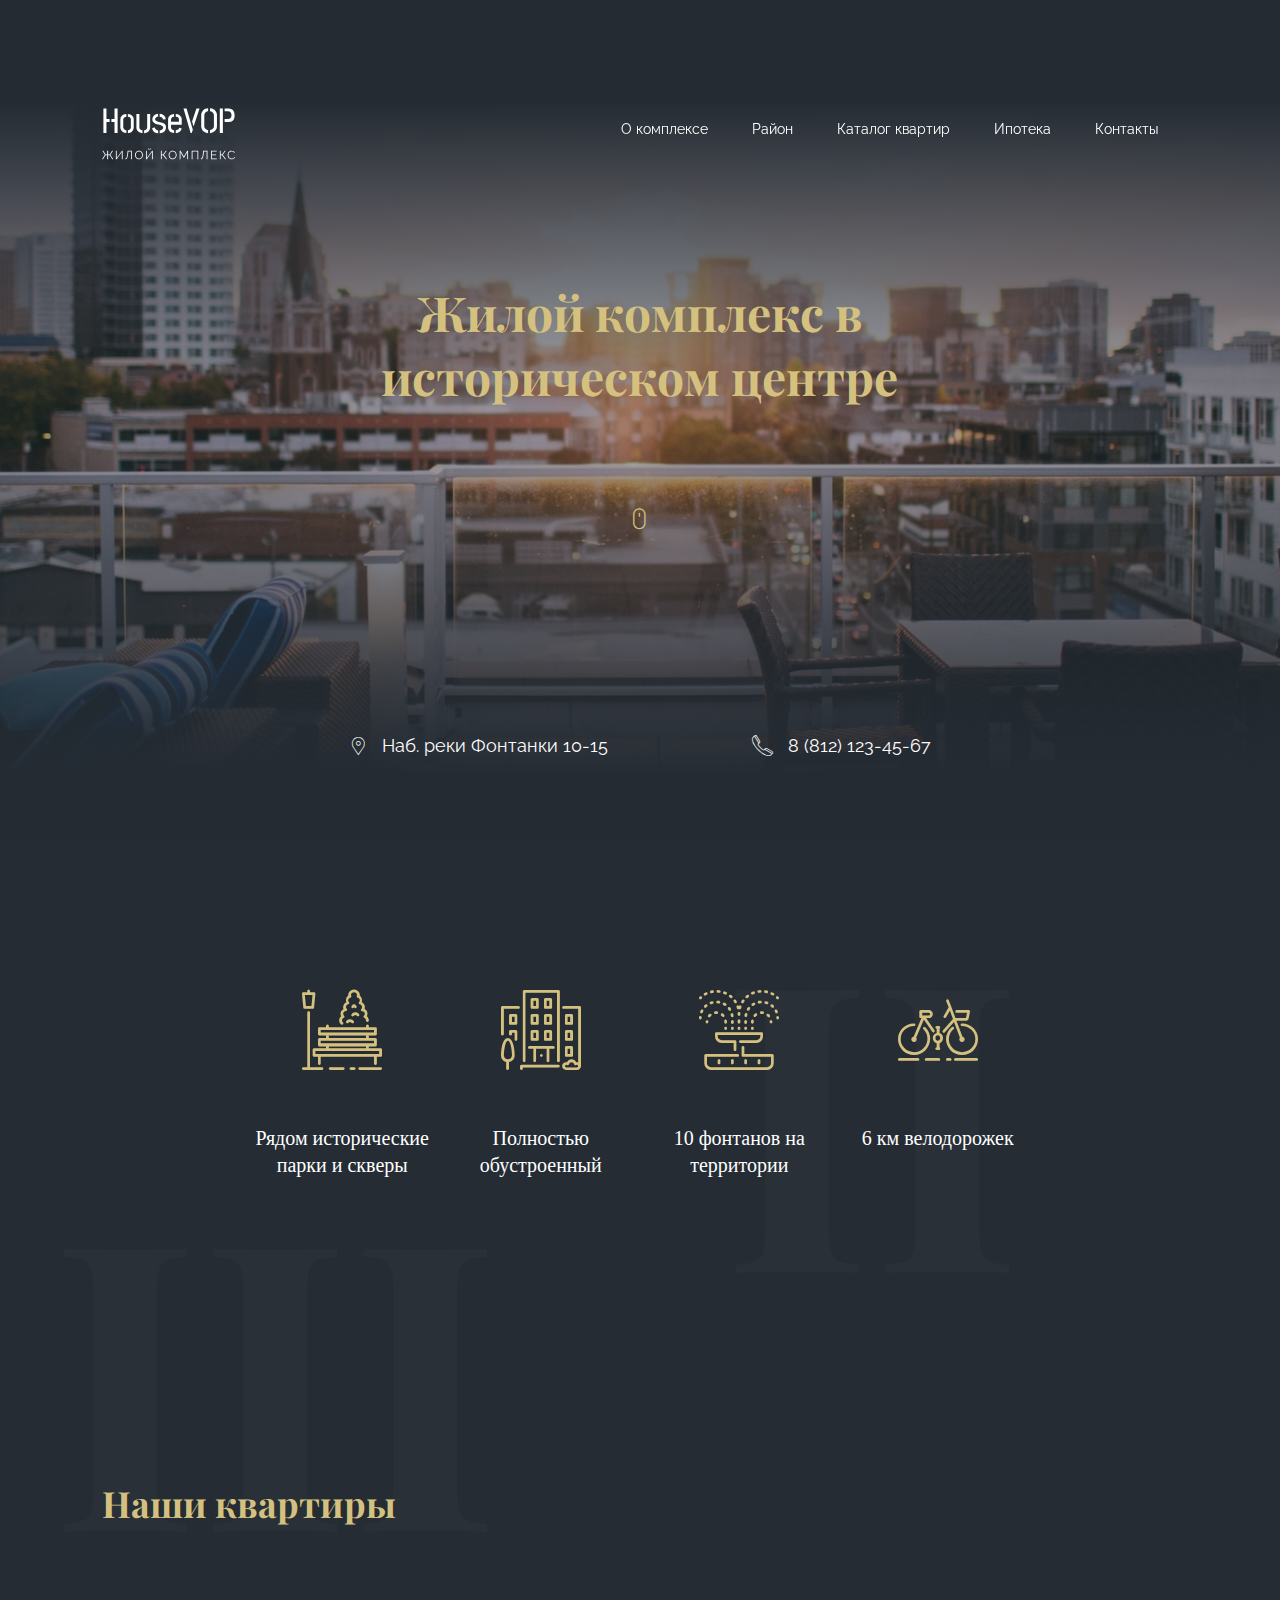
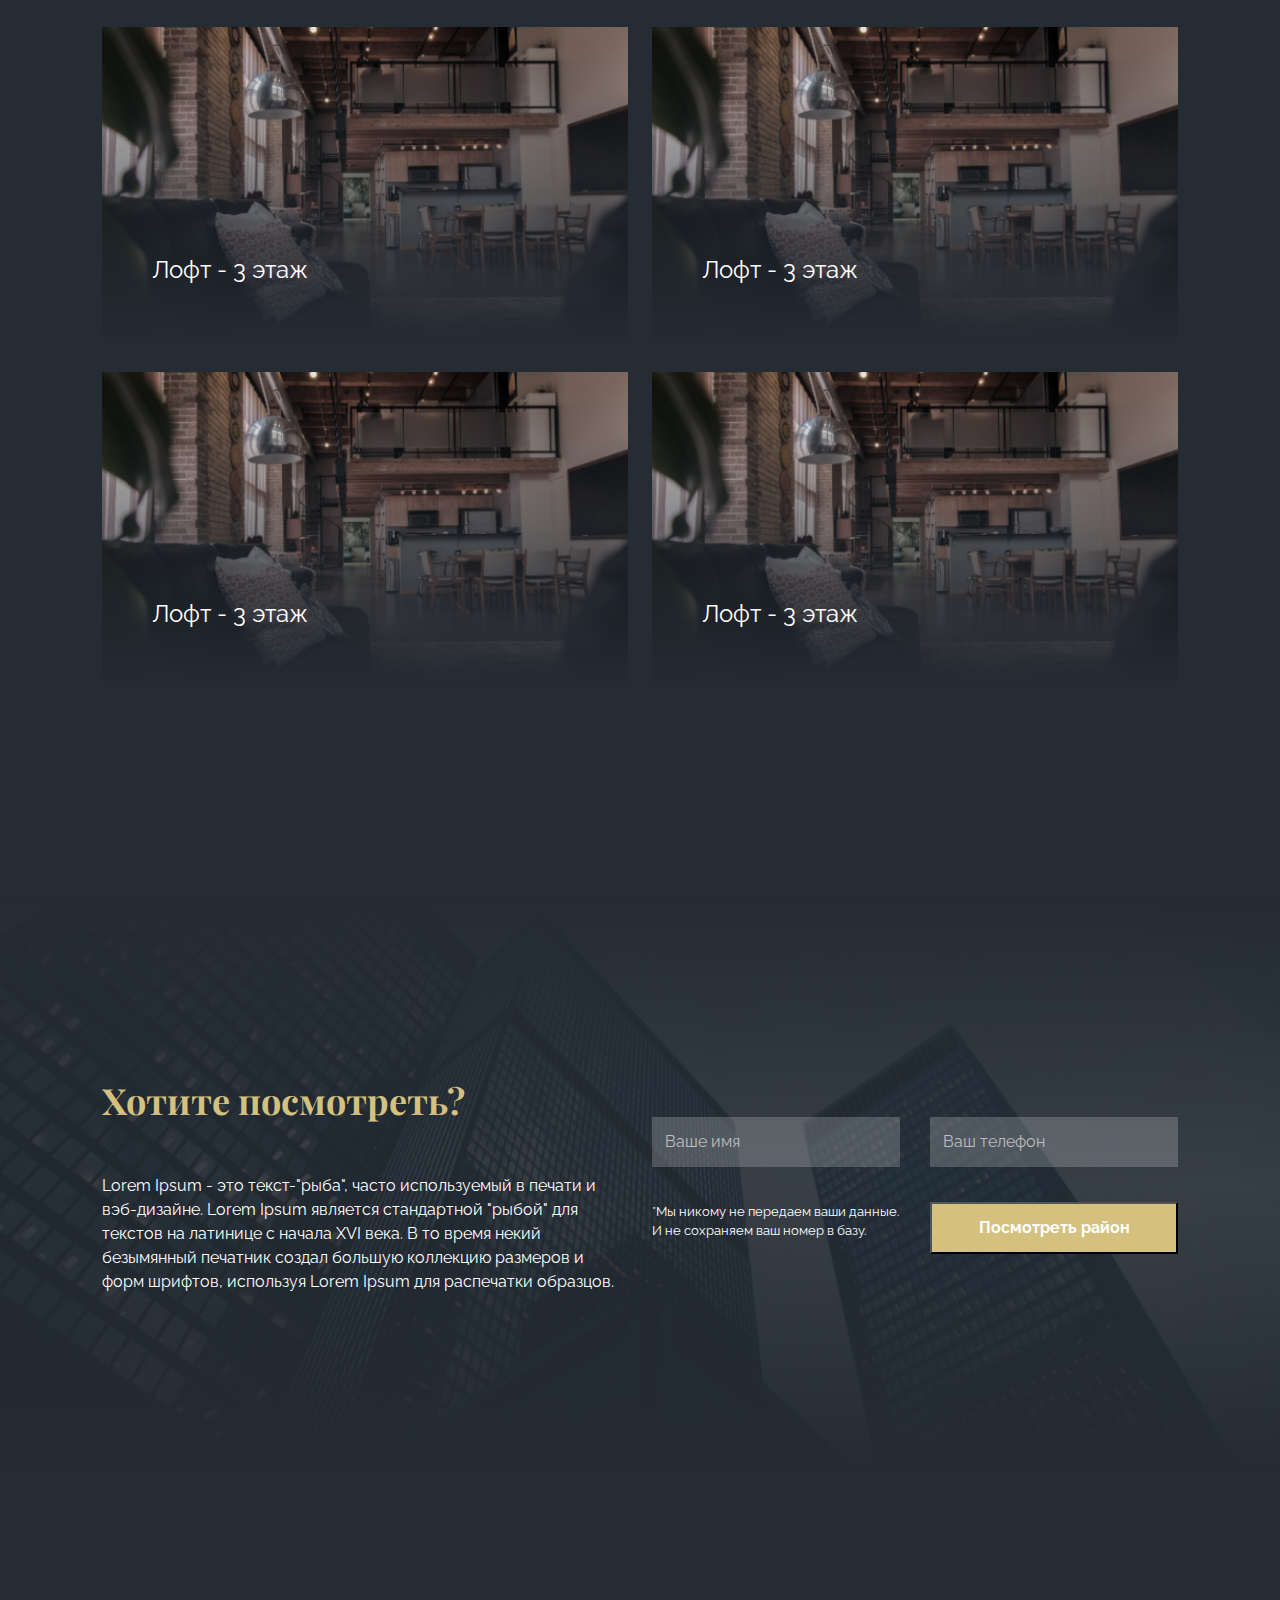
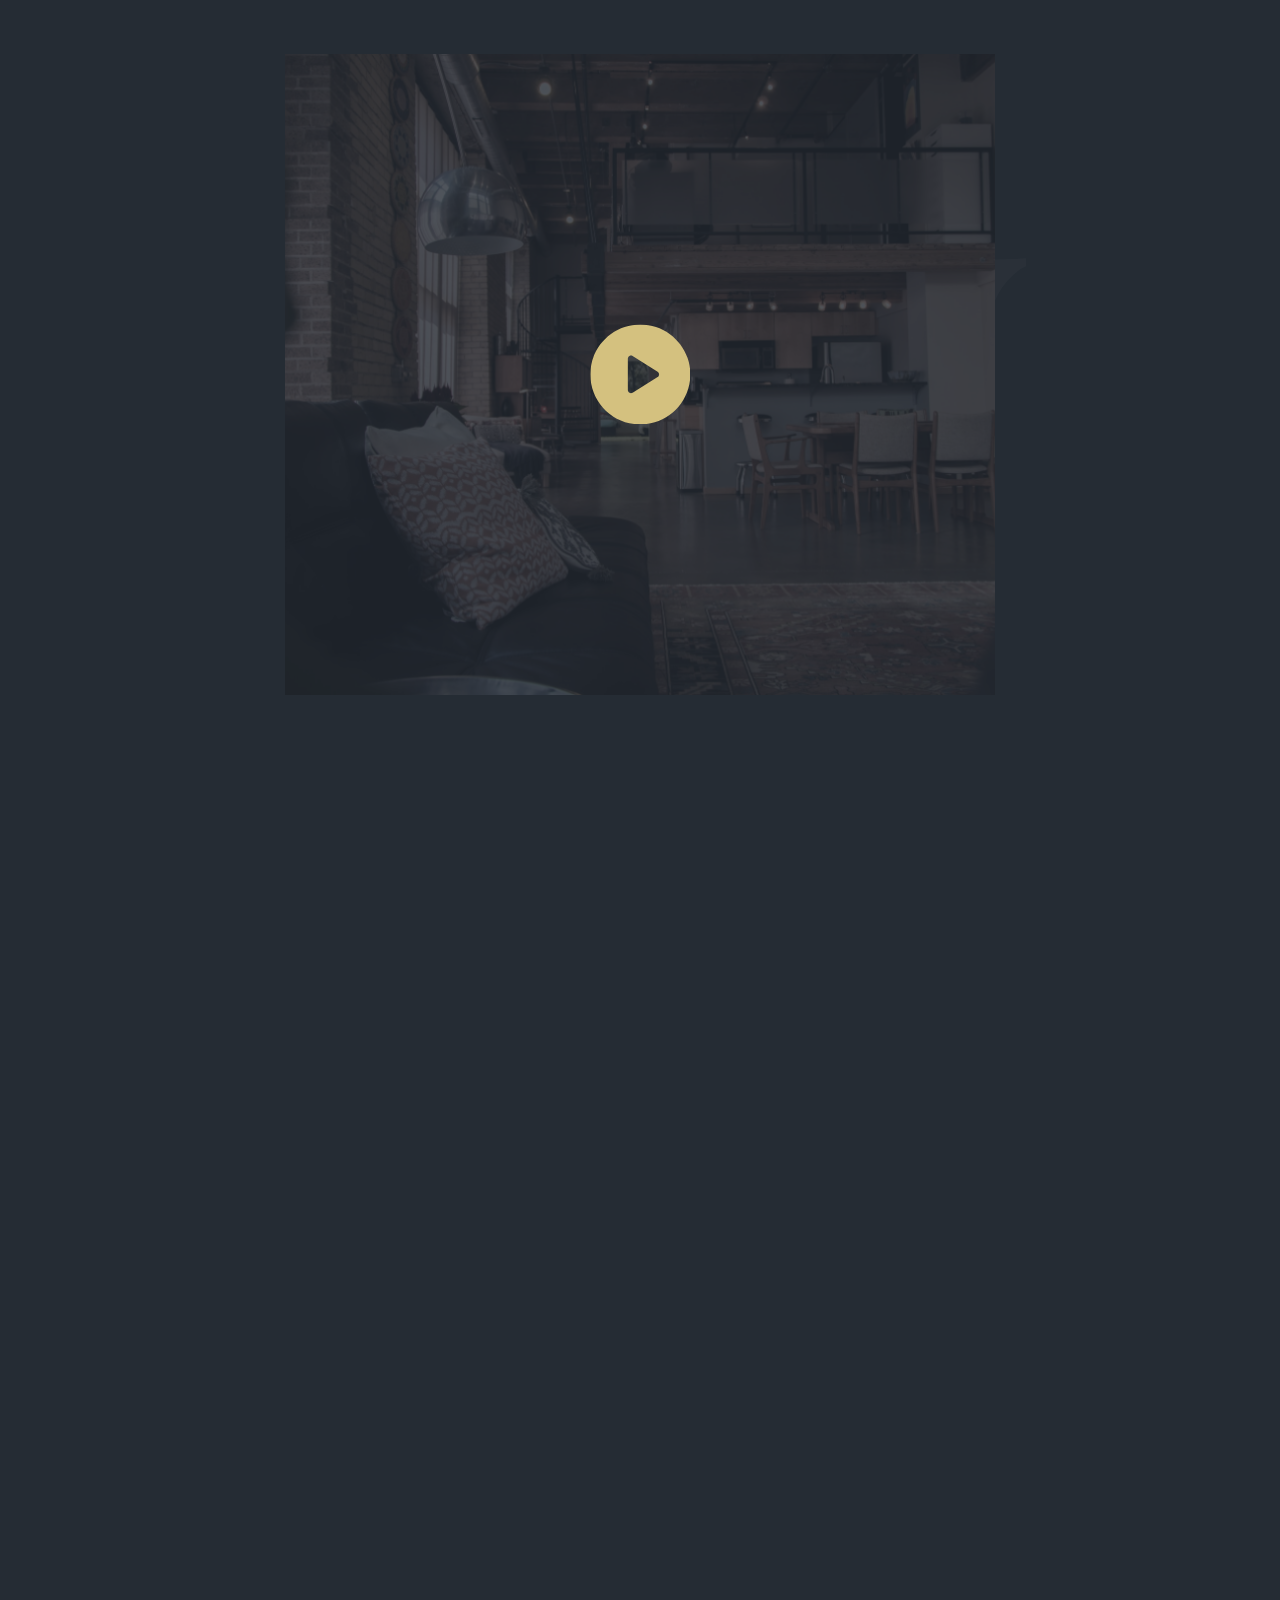
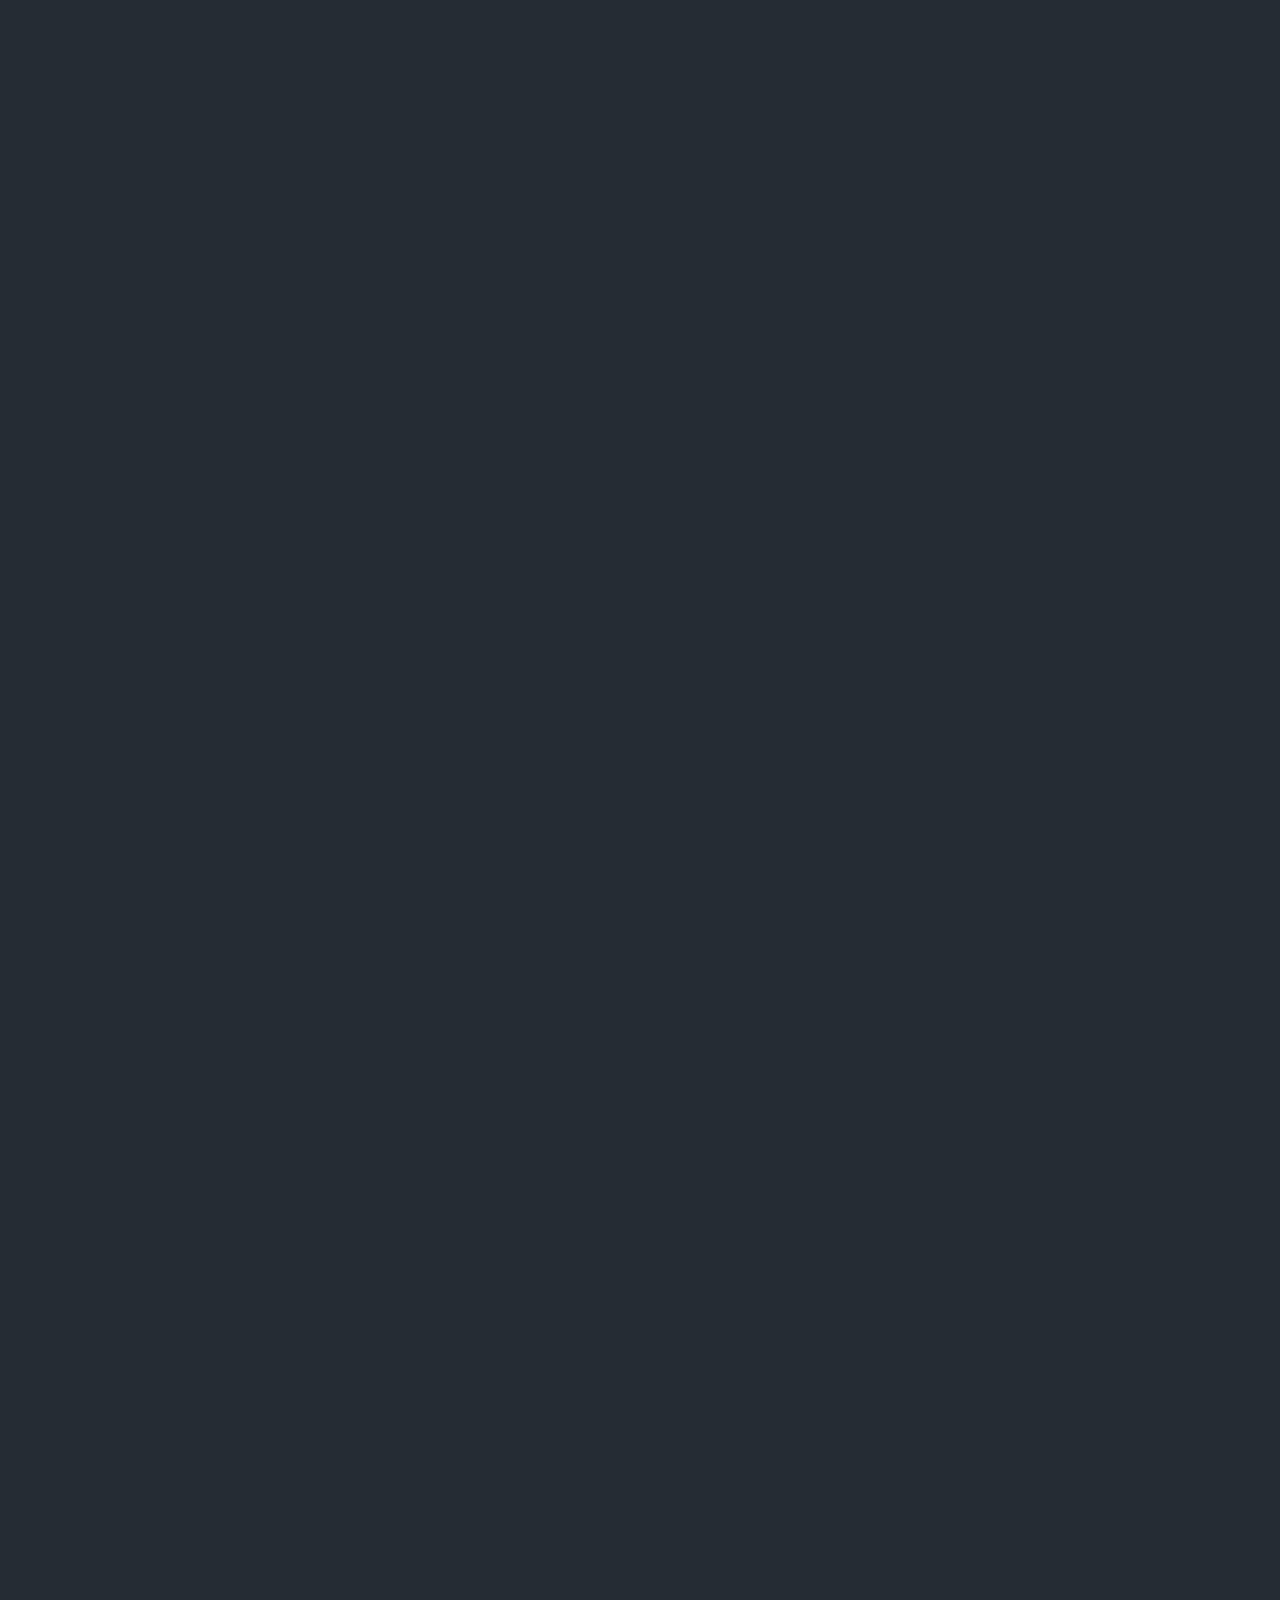
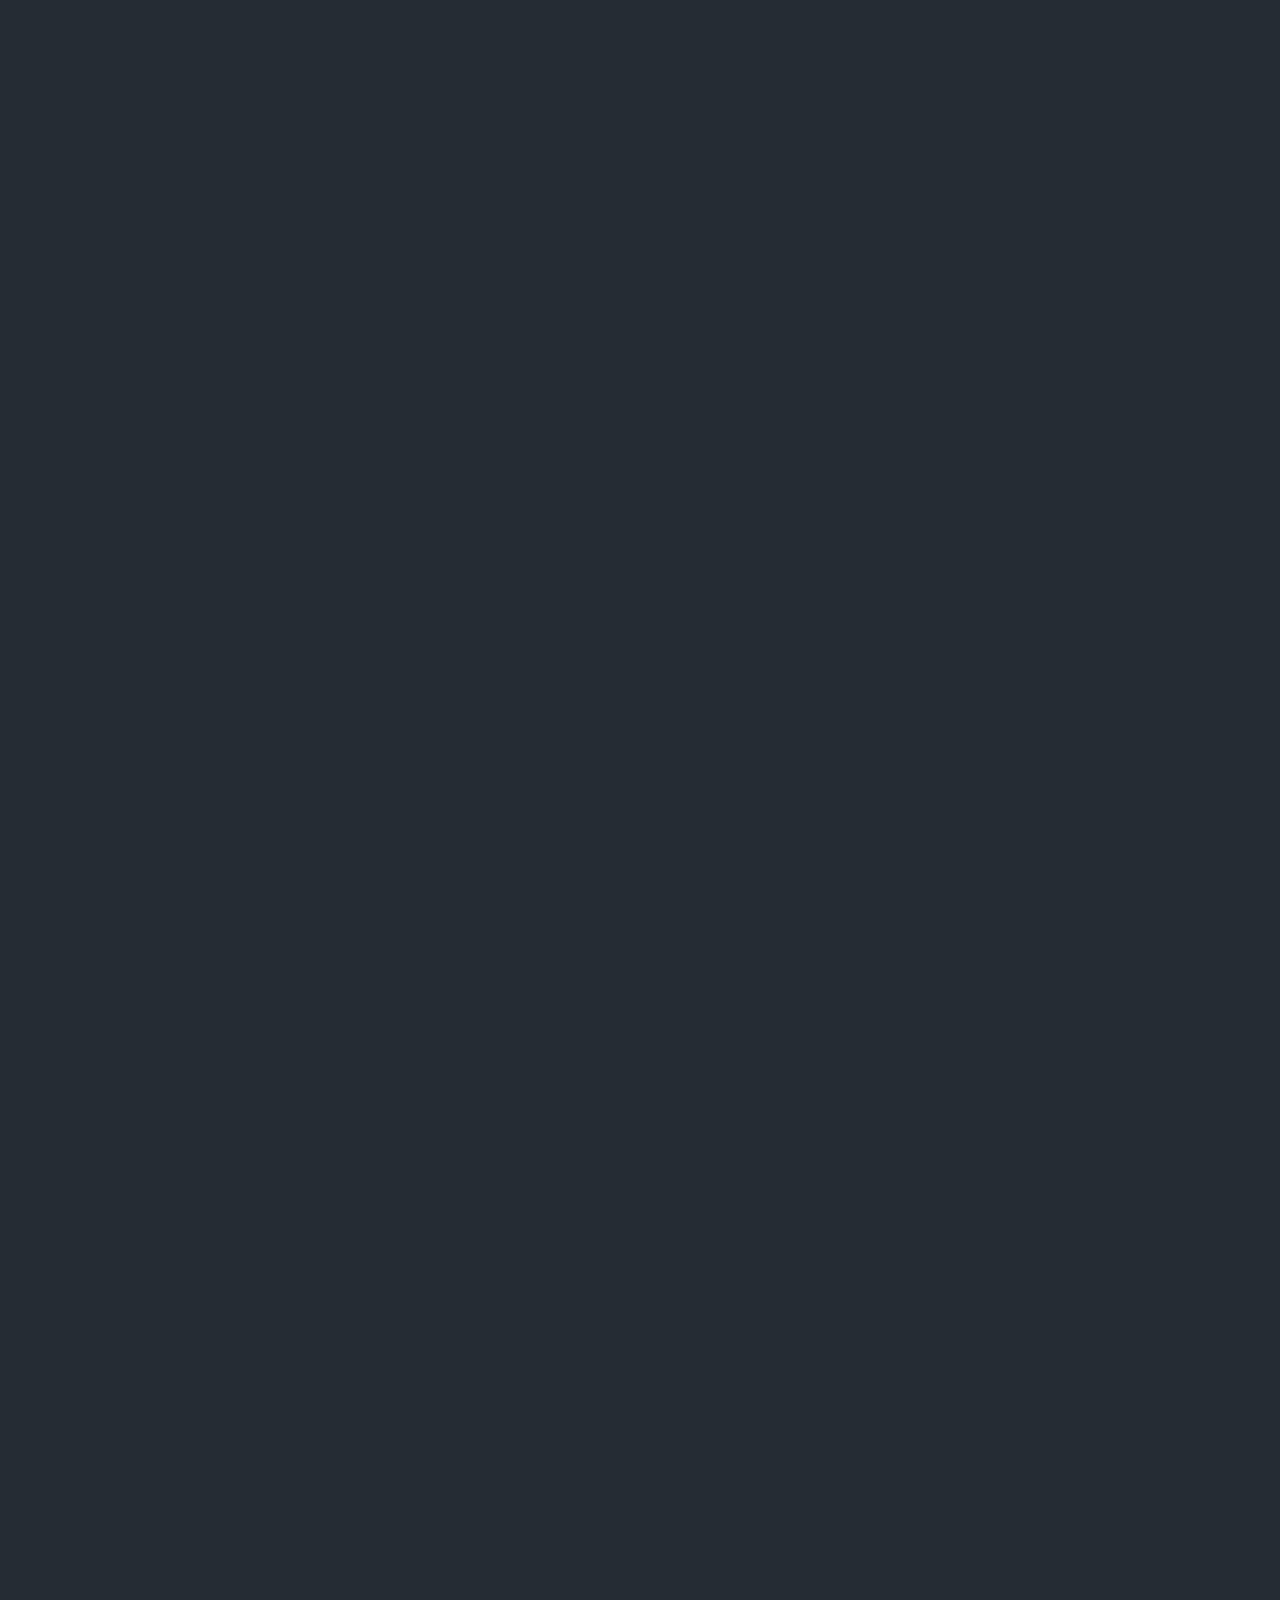
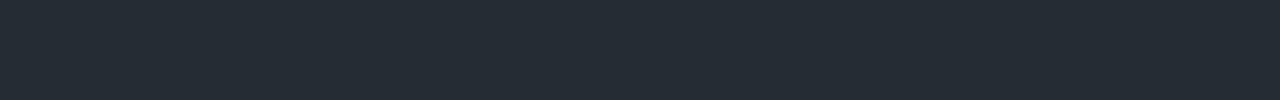
<file: index.html>
<!DOCTYPE html>
<html lang="en">
<head>
    <meta charset="UTF-8">
    <meta name="viewport" content="width=device-width, initial-scale=1.0">
    <title>House</title>
<link rel="preconnect" href="https://fonts.googleapis.com">
<link rel="preconnect" href="https://fonts.gstatic.com" crossorigin>
<link href="https://fonts.googleapis.com/css2?family=Great+Vibes&family=Outfit:wght@700&family=Philosopher:ital,wght@0,400;0,700;1,400;1,700&family=Playfair+Display:ital,wght@0,400..900;1,400..900&family=Raleway:ital,wght@0,100..900;1,100..900&family=Roboto+Flex:opsz,wght@8..144,100..1000&family=Roboto:ital,wght@0,100;0,300;0,400;0,500;0,700;0,900;1,100;1,300;1,400;1,500;1,700;1,900&display=swap" rel="stylesheet">
<link href="./css/styles.css" rel="stylesheet">
</head>
<body>
    <nav class="navbar">
         <div class="container">
<a href="#" class="navbar__brand">
    <img src="./img/first-screen__logo (1).svg" alt="logotip"/>
</a>
<ul class="navbar__link">
    <li>
        <a href="#" class="navbar__link-menu">О комплексе</a>
    </li>
    <li>
        <a href="#" class="navbar__link-menu">Район</a>
    </li>
    <li>
        <a href="#" class="navbar__link-menu">Каталог квартир</a>
    </li>
    <li>
        <a href="#" class="navbar__link-menu">Ипотека</a>
    </li>
    <li>
        <a href="#" class="navbar__link-menu">Контакты</a>
    </li>
</ul>
        </div>
    </nav>
   <header id="welcom" class="header" style="background-image: url(./img/Rectangle.jpeg);">
    <div class="container">
        <div class="row"></div>
        <div class="col-lg-8 offset-lg-2">
            <div class="header__content">
              
                <h1>Жилой комплекс 
в историческом центре</h1> 
<div class="header__botton-effect">
    <span class="icon-mouse"></span>
</div>

 <div class="header__contact">
    <a href="#" class="header__contact-item">
        <span class="icon-map"></span>
     <span>Наб. реки Фонтанки 10-15</span>  
    </a>
    <a href="tel: 88121234567" class="header__contact-item">
        <span class="icon-phone-call"></span>
     <span>8 (812) 123-45-67</span>  
    </a>
 </div>
            </div>
        </div>

    </div>
   </header>
   <section id="facts" class="section">
    <div class="container">
        <div class="col-12">
            <div class="facts">
                <div class="facts__item">
                    <i class="facts__item-icon icon-bench1"></i>
                    <h6 class="facts__item-title ">Рядом исторические парки и скверы</h6>
                    </div>
                     <div class="facts__item">
                    <i class="facts__item-icon icon-building1"></i>
                    <h6 class="facts__item-title">Полнoстью обустроенный</h6>
                    </div>
                     <div class="facts__item">
                    <i class="facts__item-icon  icon-fountain"></i>
                    <h6 class="facts__item-title">10 
                    фонтанов на территории</h6>
                  </div>
                  <div class="facts__item">
                    <i class="facts__item-icon icon-bicycle1"></i>
                <h6 class="facts__item-title">6 км
велодорожек</h6>
                  </div>
                

            </div>
        </div>
    </div>
    <div class="section-number">
      II  
    </div>
   </section>
<section id="our-room" class="section">
    <div class="container">
        <div class="row">
            <div class="col-12">
                <h2 class="section__title">Наши квартиры</h2>
            </div>
            <div class="col-md-6">
                <a href="#" class="link-none">
                <div class="room">
                    <img src="./img/Rectangle.png" alt="" class="room__photo">
                <h5 class="room__title">Лофт - 3 этаж</h5>
                </div>
                </a>
            </div>
            <div class="col-md-6">
                 <a href="#" class="link-none">
                <div class="room">
                    <img src="./img/Rectangle.png" alt="" class="room-photo">
                <h5 class="room__title">Лофт - 3 этаж</h5>
                </div>
                </a>
            </div>
            <div class="col-md-6">
                 <a href="#" class="link-none">
                <div class="room">
                    <img src="./img/Rectangle.png" alt="" class="room-photo">
                <h5 class="room__title">Лофт - 3 этаж</h5>
                </div>
                </a>
            </div>
            <div class="col-md-6">
                 <a href="#" class="link-none">
                <div class="room">
                    <img src="./img/Rectangle.png" alt="" class="room-photo">
                <h5 class="room__title">Лофт - 3 этаж</h5>
                </div>
                </a>
            </div>
        </div>
    </div>
    <div class="section-number three">
      III  
    </div>
</section>
<section id="cta" class="section" style="background-image: url(img/Rectangle1.jpeg);">
    <div class="container">
        <div class="row posit align-items-center">
<div class="col-md-6">
    <h2>Хотите посмотреть?</h2>
    <p>Lorem Ipsum - это текст-"рыба", часто используемый в печати и вэб-дизайне. Lorem Ipsum является стандартной "рыбой" для текстов на латинице с начала XVI века. В то время некий безымянный печатник создал большую коллекцию размеров и форм шрифтов, используя Lorem Ipsum для распечатки образцов. </p>
</div>
<div class="col-md-6">
<form action="#" method="post">
    <div class="form">
    <div class="form__item">
        <input class="form-control" type="text" placeholder="Ваше имя">
    </div>
    <div class="form__item">
        <input class="form-control" type="text" placeholder="Ваш телефон">
    </div>
    <div class="form__item mb-0">
        <span class="fz13 d-block text-center">*Мы никому не передаем ваши данные. 
И не сохраняем ваш номер в базу.</span>
    </div>
    
    <div class="form__item mb-0">
        <button class="btn btn-accent">Посмотреть район</button>
        
    </div>
    </div>
</form>
</div>
        </div>
    </div>
</section>
<section id="video" class="section">
    <div class="container">
        <div class="row">
            <div class="col-md-8 offset-md-2">
                <a href="#" id="" class="link_unstyled">
                <div class="video">
                    <img src="./img/Rectangle 2.png" alt="" class="video-preveiw">
                </div>
                </a>
            </div>
        </div>
    </div>
    <div class="section-number section-number_middle">
      IV  
    </div>
</section>
</body>
</html>
</file>
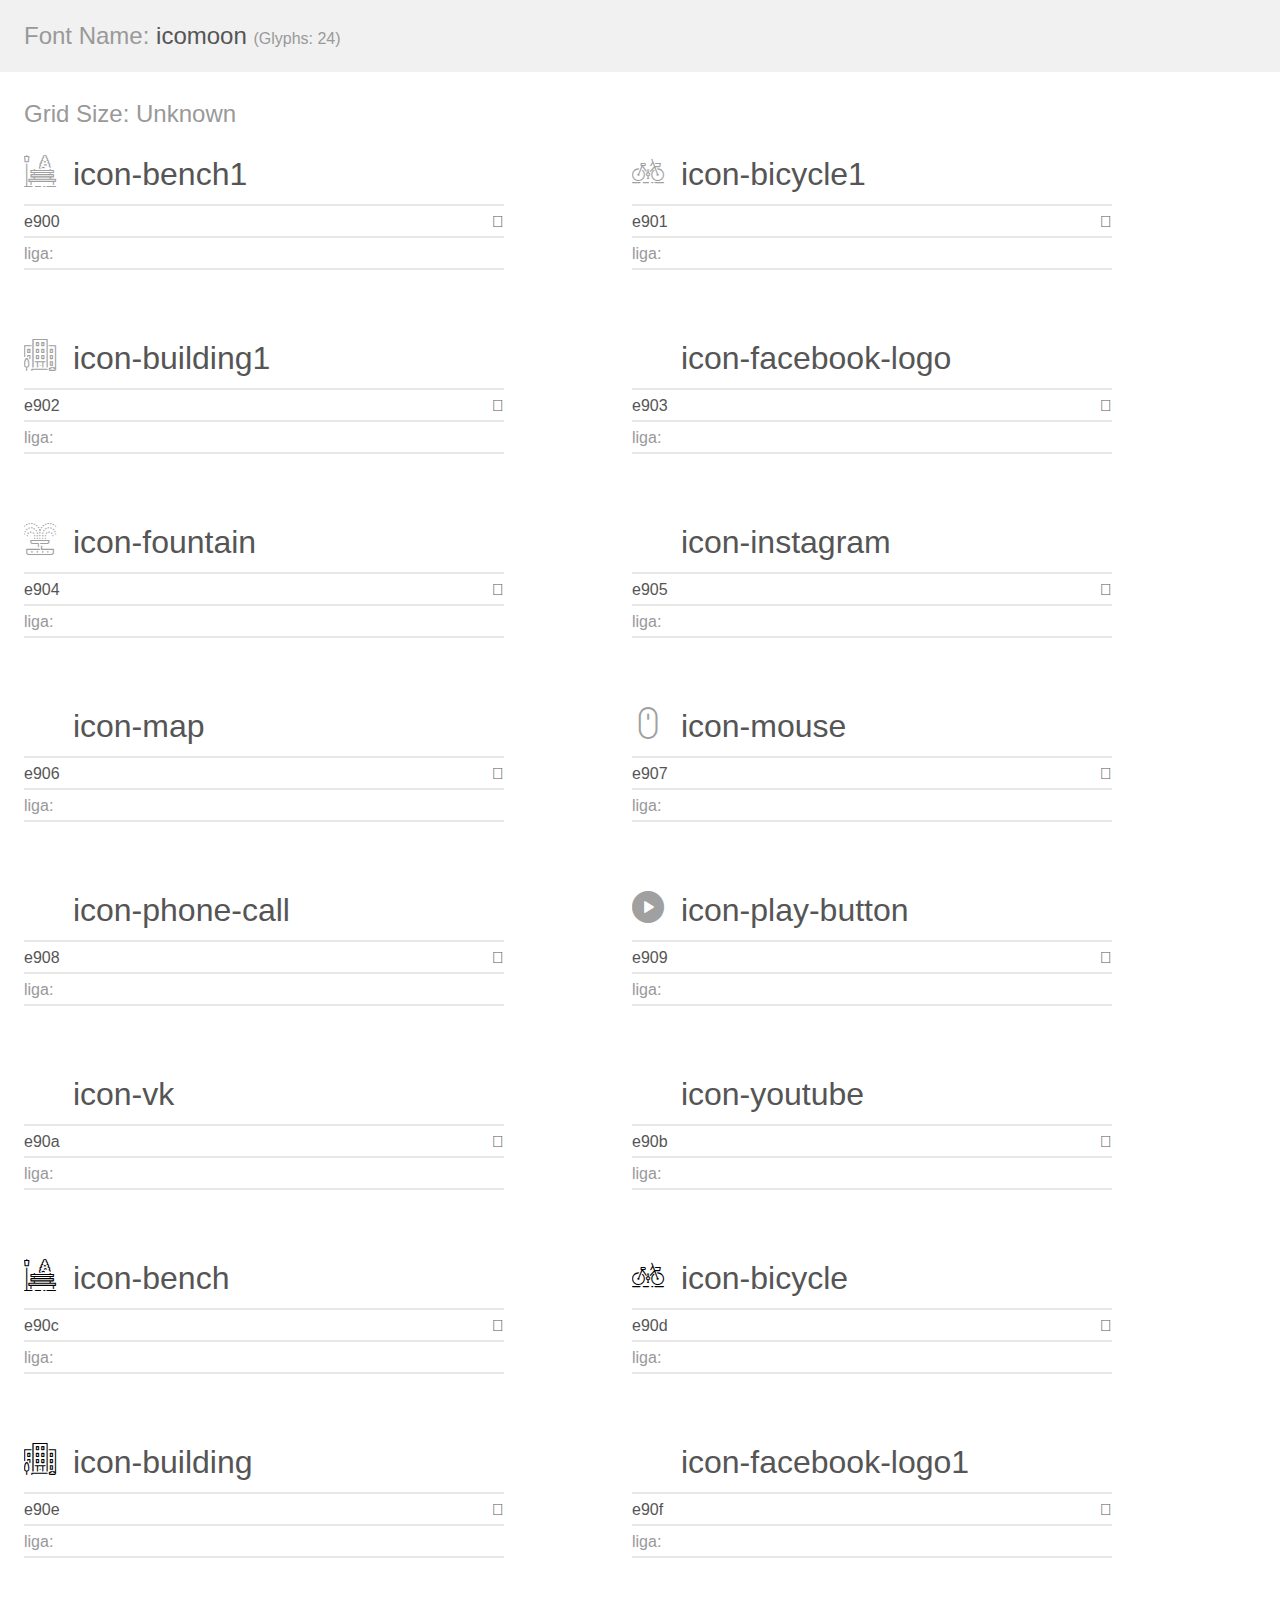
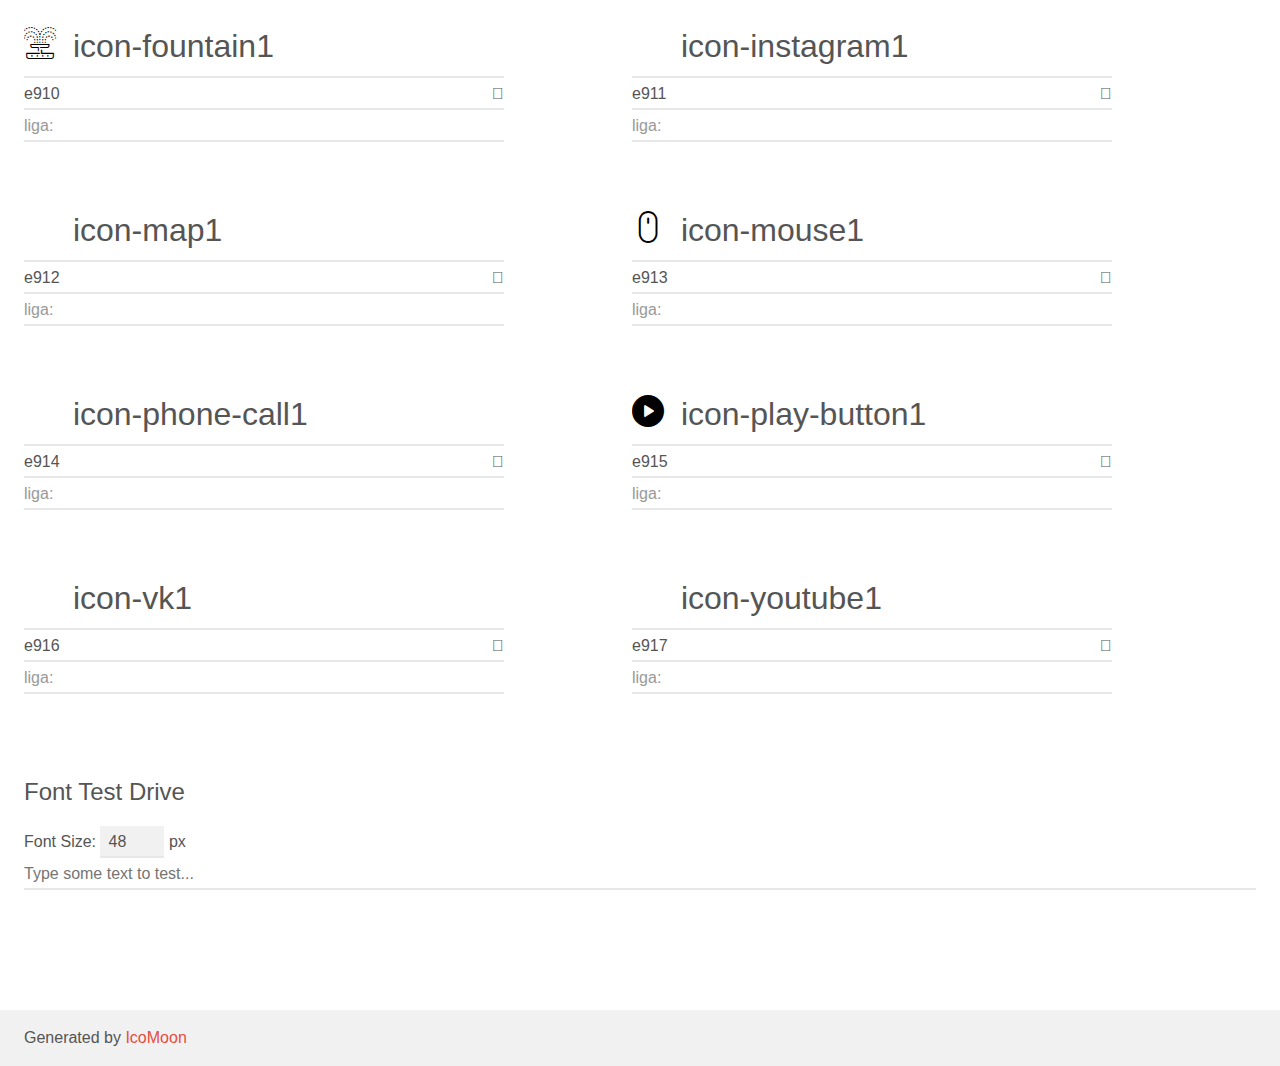
<file: fonts/demo.html>
<!doctype html>
<html>
<head>
    <meta charset="utf-8">
    <title>IcoMoon Demo</title>
    <meta name="description" content="An Icon Font Generated By IcoMoon.io">
    <meta name="viewport" content="width=device-width, initial-scale=1">
    <link rel="stylesheet" href="demo-files/demo.css">
    <link rel="stylesheet" href="style.css"></head>
<body>
    <div class="bgc1 clearfix">
        <h1 class="mhmm mvm"><span class="fgc1">Font Name:</span> icomoon <small class="fgc1">(Glyphs:&nbsp;24)</small></h1>
    </div>
    <div class="clearfix mhl ptl">
        <h1 class="mvm mtn fgc1">Grid Size: Unknown</h1>
        <div class="glyph fs1">
            <div class="clearfix bshadow0 pbs">
                <span class="icon-bench1"></span>
                <span class="mls"> icon-bench1</span>
            </div>
            <fieldset class="fs0 size1of1 clearfix hidden-false">
                <input type="text" readonly value="e900" class="unit size1of2" />
                <input type="text" maxlength="1" readonly value="&#xe900;" class="unitRight size1of2 talign-right" />
            </fieldset>
            <div class="fs0 bshadow0 clearfix hidden-false">
                <span class="unit pvs fgc1">liga: </span>
                <input type="text" readonly value="" class="liga unitRight" />
            </div>
        </div>
        <div class="glyph fs1">
            <div class="clearfix bshadow0 pbs">
                <span class="icon-bicycle1"></span>
                <span class="mls"> icon-bicycle1</span>
            </div>
            <fieldset class="fs0 size1of1 clearfix hidden-false">
                <input type="text" readonly value="e901" class="unit size1of2" />
                <input type="text" maxlength="1" readonly value="&#xe901;" class="unitRight size1of2 talign-right" />
            </fieldset>
            <div class="fs0 bshadow0 clearfix hidden-false">
                <span class="unit pvs fgc1">liga: </span>
                <input type="text" readonly value="" class="liga unitRight" />
            </div>
        </div>
        <div class="glyph fs1">
            <div class="clearfix bshadow0 pbs">
                <span class="icon-building1"></span>
                <span class="mls"> icon-building1</span>
            </div>
            <fieldset class="fs0 size1of1 clearfix hidden-false">
                <input type="text" readonly value="e902" class="unit size1of2" />
                <input type="text" maxlength="1" readonly value="&#xe902;" class="unitRight size1of2 talign-right" />
            </fieldset>
            <div class="fs0 bshadow0 clearfix hidden-false">
                <span class="unit pvs fgc1">liga: </span>
                <input type="text" readonly value="" class="liga unitRight" />
            </div>
        </div>
        <div class="glyph fs1">
            <div class="clearfix bshadow0 pbs">
                <span class="icon-facebook-logo"></span>
                <span class="mls"> icon-facebook-logo</span>
            </div>
            <fieldset class="fs0 size1of1 clearfix hidden-false">
                <input type="text" readonly value="e903" class="unit size1of2" />
                <input type="text" maxlength="1" readonly value="&#xe903;" class="unitRight size1of2 talign-right" />
            </fieldset>
            <div class="fs0 bshadow0 clearfix hidden-false">
                <span class="unit pvs fgc1">liga: </span>
                <input type="text" readonly value="" class="liga unitRight" />
            </div>
        </div>
        <div class="glyph fs1">
            <div class="clearfix bshadow0 pbs">
                <span class="icon-fountain"></span>
                <span class="mls"> icon-fountain</span>
            </div>
            <fieldset class="fs0 size1of1 clearfix hidden-false">
                <input type="text" readonly value="e904" class="unit size1of2" />
                <input type="text" maxlength="1" readonly value="&#xe904;" class="unitRight size1of2 talign-right" />
            </fieldset>
            <div class="fs0 bshadow0 clearfix hidden-false">
                <span class="unit pvs fgc1">liga: </span>
                <input type="text" readonly value="" class="liga unitRight" />
            </div>
        </div>
        <div class="glyph fs1">
            <div class="clearfix bshadow0 pbs">
                <span class="icon-instagram"></span>
                <span class="mls"> icon-instagram</span>
            </div>
            <fieldset class="fs0 size1of1 clearfix hidden-false">
                <input type="text" readonly value="e905" class="unit size1of2" />
                <input type="text" maxlength="1" readonly value="&#xe905;" class="unitRight size1of2 talign-right" />
            </fieldset>
            <div class="fs0 bshadow0 clearfix hidden-false">
                <span class="unit pvs fgc1">liga: </span>
                <input type="text" readonly value="" class="liga unitRight" />
            </div>
        </div>
        <div class="glyph fs1">
            <div class="clearfix bshadow0 pbs">
                <span class="icon-map"></span>
                <span class="mls"> icon-map</span>
            </div>
            <fieldset class="fs0 size1of1 clearfix hidden-false">
                <input type="text" readonly value="e906" class="unit size1of2" />
                <input type="text" maxlength="1" readonly value="&#xe906;" class="unitRight size1of2 talign-right" />
            </fieldset>
            <div class="fs0 bshadow0 clearfix hidden-false">
                <span class="unit pvs fgc1">liga: </span>
                <input type="text" readonly value="" class="liga unitRight" />
            </div>
        </div>
        <div class="glyph fs1">
            <div class="clearfix bshadow0 pbs">
                <span class="icon-mouse"></span>
                <span class="mls"> icon-mouse</span>
            </div>
            <fieldset class="fs0 size1of1 clearfix hidden-false">
                <input type="text" readonly value="e907" class="unit size1of2" />
                <input type="text" maxlength="1" readonly value="&#xe907;" class="unitRight size1of2 talign-right" />
            </fieldset>
            <div class="fs0 bshadow0 clearfix hidden-false">
                <span class="unit pvs fgc1">liga: </span>
                <input type="text" readonly value="" class="liga unitRight" />
            </div>
        </div>
        <div class="glyph fs1">
            <div class="clearfix bshadow0 pbs">
                <span class="icon-phone-call"></span>
                <span class="mls"> icon-phone-call</span>
            </div>
            <fieldset class="fs0 size1of1 clearfix hidden-false">
                <input type="text" readonly value="e908" class="unit size1of2" />
                <input type="text" maxlength="1" readonly value="&#xe908;" class="unitRight size1of2 talign-right" />
            </fieldset>
            <div class="fs0 bshadow0 clearfix hidden-false">
                <span class="unit pvs fgc1">liga: </span>
                <input type="text" readonly value="" class="liga unitRight" />
            </div>
        </div>
        <div class="glyph fs1">
            <div class="clearfix bshadow0 pbs">
                <span class="icon-play-button"></span>
                <span class="mls"> icon-play-button</span>
            </div>
            <fieldset class="fs0 size1of1 clearfix hidden-false">
                <input type="text" readonly value="e909" class="unit size1of2" />
                <input type="text" maxlength="1" readonly value="&#xe909;" class="unitRight size1of2 talign-right" />
            </fieldset>
            <div class="fs0 bshadow0 clearfix hidden-false">
                <span class="unit pvs fgc1">liga: </span>
                <input type="text" readonly value="" class="liga unitRight" />
            </div>
        </div>
        <div class="glyph fs1">
            <div class="clearfix bshadow0 pbs">
                <span class="icon-vk"></span>
                <span class="mls"> icon-vk</span>
            </div>
            <fieldset class="fs0 size1of1 clearfix hidden-false">
                <input type="text" readonly value="e90a" class="unit size1of2" />
                <input type="text" maxlength="1" readonly value="&#xe90a;" class="unitRight size1of2 talign-right" />
            </fieldset>
            <div class="fs0 bshadow0 clearfix hidden-false">
                <span class="unit pvs fgc1">liga: </span>
                <input type="text" readonly value="" class="liga unitRight" />
            </div>
        </div>
        <div class="glyph fs1">
            <div class="clearfix bshadow0 pbs">
                <span class="icon-youtube"></span>
                <span class="mls"> icon-youtube</span>
            </div>
            <fieldset class="fs0 size1of1 clearfix hidden-false">
                <input type="text" readonly value="e90b" class="unit size1of2" />
                <input type="text" maxlength="1" readonly value="&#xe90b;" class="unitRight size1of2 talign-right" />
            </fieldset>
            <div class="fs0 bshadow0 clearfix hidden-false">
                <span class="unit pvs fgc1">liga: </span>
                <input type="text" readonly value="" class="liga unitRight" />
            </div>
        </div>
        <div class="glyph fs1">
            <div class="clearfix bshadow0 pbs">
                <span class="icon-bench"></span>
                <span class="mls"> icon-bench</span>
            </div>
            <fieldset class="fs0 size1of1 clearfix hidden-false">
                <input type="text" readonly value="e90c" class="unit size1of2" />
                <input type="text" maxlength="1" readonly value="&#xe90c;" class="unitRight size1of2 talign-right" />
            </fieldset>
            <div class="fs0 bshadow0 clearfix hidden-false">
                <span class="unit pvs fgc1">liga: </span>
                <input type="text" readonly value="" class="liga unitRight" />
            </div>
        </div>
        <div class="glyph fs1">
            <div class="clearfix bshadow0 pbs">
                <span class="icon-bicycle"></span>
                <span class="mls"> icon-bicycle</span>
            </div>
            <fieldset class="fs0 size1of1 clearfix hidden-false">
                <input type="text" readonly value="e90d" class="unit size1of2" />
                <input type="text" maxlength="1" readonly value="&#xe90d;" class="unitRight size1of2 talign-right" />
            </fieldset>
            <div class="fs0 bshadow0 clearfix hidden-false">
                <span class="unit pvs fgc1">liga: </span>
                <input type="text" readonly value="" class="liga unitRight" />
            </div>
        </div>
        <div class="glyph fs1">
            <div class="clearfix bshadow0 pbs">
                <span class="icon-building"></span>
                <span class="mls"> icon-building</span>
            </div>
            <fieldset class="fs0 size1of1 clearfix hidden-false">
                <input type="text" readonly value="e90e" class="unit size1of2" />
                <input type="text" maxlength="1" readonly value="&#xe90e;" class="unitRight size1of2 talign-right" />
            </fieldset>
            <div class="fs0 bshadow0 clearfix hidden-false">
                <span class="unit pvs fgc1">liga: </span>
                <input type="text" readonly value="" class="liga unitRight" />
            </div>
        </div>
        <div class="glyph fs1">
            <div class="clearfix bshadow0 pbs">
                <span class="icon-facebook-logo1"></span>
                <span class="mls"> icon-facebook-logo1</span>
            </div>
            <fieldset class="fs0 size1of1 clearfix hidden-false">
                <input type="text" readonly value="e90f" class="unit size1of2" />
                <input type="text" maxlength="1" readonly value="&#xe90f;" class="unitRight size1of2 talign-right" />
            </fieldset>
            <div class="fs0 bshadow0 clearfix hidden-false">
                <span class="unit pvs fgc1">liga: </span>
                <input type="text" readonly value="" class="liga unitRight" />
            </div>
        </div>
        <div class="glyph fs1">
            <div class="clearfix bshadow0 pbs">
                <span class="icon-fountain1"></span>
                <span class="mls"> icon-fountain1</span>
            </div>
            <fieldset class="fs0 size1of1 clearfix hidden-false">
                <input type="text" readonly value="e910" class="unit size1of2" />
                <input type="text" maxlength="1" readonly value="&#xe910;" class="unitRight size1of2 talign-right" />
            </fieldset>
            <div class="fs0 bshadow0 clearfix hidden-false">
                <span class="unit pvs fgc1">liga: </span>
                <input type="text" readonly value="" class="liga unitRight" />
            </div>
        </div>
        <div class="glyph fs1">
            <div class="clearfix bshadow0 pbs">
                <span class="icon-instagram1"></span>
                <span class="mls"> icon-instagram1</span>
            </div>
            <fieldset class="fs0 size1of1 clearfix hidden-false">
                <input type="text" readonly value="e911" class="unit size1of2" />
                <input type="text" maxlength="1" readonly value="&#xe911;" class="unitRight size1of2 talign-right" />
            </fieldset>
            <div class="fs0 bshadow0 clearfix hidden-false">
                <span class="unit pvs fgc1">liga: </span>
                <input type="text" readonly value="" class="liga unitRight" />
            </div>
        </div>
        <div class="glyph fs1">
            <div class="clearfix bshadow0 pbs">
                <span class="icon-map1"></span>
                <span class="mls"> icon-map1</span>
            </div>
            <fieldset class="fs0 size1of1 clearfix hidden-false">
                <input type="text" readonly value="e912" class="unit size1of2" />
                <input type="text" maxlength="1" readonly value="&#xe912;" class="unitRight size1of2 talign-right" />
            </fieldset>
            <div class="fs0 bshadow0 clearfix hidden-false">
                <span class="unit pvs fgc1">liga: </span>
                <input type="text" readonly value="" class="liga unitRight" />
            </div>
        </div>
        <div class="glyph fs1">
            <div class="clearfix bshadow0 pbs">
                <span class="icon-mouse1"></span>
                <span class="mls"> icon-mouse1</span>
            </div>
            <fieldset class="fs0 size1of1 clearfix hidden-false">
                <input type="text" readonly value="e913" class="unit size1of2" />
                <input type="text" maxlength="1" readonly value="&#xe913;" class="unitRight size1of2 talign-right" />
            </fieldset>
            <div class="fs0 bshadow0 clearfix hidden-false">
                <span class="unit pvs fgc1">liga: </span>
                <input type="text" readonly value="" class="liga unitRight" />
            </div>
        </div>
        <div class="glyph fs1">
            <div class="clearfix bshadow0 pbs">
                <span class="icon-phone-call1"></span>
                <span class="mls"> icon-phone-call1</span>
            </div>
            <fieldset class="fs0 size1of1 clearfix hidden-false">
                <input type="text" readonly value="e914" class="unit size1of2" />
                <input type="text" maxlength="1" readonly value="&#xe914;" class="unitRight size1of2 talign-right" />
            </fieldset>
            <div class="fs0 bshadow0 clearfix hidden-false">
                <span class="unit pvs fgc1">liga: </span>
                <input type="text" readonly value="" class="liga unitRight" />
            </div>
        </div>
        <div class="glyph fs1">
            <div class="clearfix bshadow0 pbs">
                <span class="icon-play-button1"></span>
                <span class="mls"> icon-play-button1</span>
            </div>
            <fieldset class="fs0 size1of1 clearfix hidden-false">
                <input type="text" readonly value="e915" class="unit size1of2" />
                <input type="text" maxlength="1" readonly value="&#xe915;" class="unitRight size1of2 talign-right" />
            </fieldset>
            <div class="fs0 bshadow0 clearfix hidden-false">
                <span class="unit pvs fgc1">liga: </span>
                <input type="text" readonly value="" class="liga unitRight" />
            </div>
        </div>
        <div class="glyph fs1">
            <div class="clearfix bshadow0 pbs">
                <span class="icon-vk1"></span>
                <span class="mls"> icon-vk1</span>
            </div>
            <fieldset class="fs0 size1of1 clearfix hidden-false">
                <input type="text" readonly value="e916" class="unit size1of2" />
                <input type="text" maxlength="1" readonly value="&#xe916;" class="unitRight size1of2 talign-right" />
            </fieldset>
            <div class="fs0 bshadow0 clearfix hidden-false">
                <span class="unit pvs fgc1">liga: </span>
                <input type="text" readonly value="" class="liga unitRight" />
            </div>
        </div>
        <div class="glyph fs1">
            <div class="clearfix bshadow0 pbs">
                <span class="icon-youtube1"></span>
                <span class="mls"> icon-youtube1</span>
            </div>
            <fieldset class="fs0 size1of1 clearfix hidden-false">
                <input type="text" readonly value="e917" class="unit size1of2" />
                <input type="text" maxlength="1" readonly value="&#xe917;" class="unitRight size1of2 talign-right" />
            </fieldset>
            <div class="fs0 bshadow0 clearfix hidden-false">
                <span class="unit pvs fgc1">liga: </span>
                <input type="text" readonly value="" class="liga unitRight" />
            </div>
        </div>
    </div>

    <!--[if gt IE 8]><!-->
    <div class="mhl clearfix mbl">
        <h1>Font Test Drive</h1>
        <label>
            Font Size: <input id="fontSize" type="number" class="textbox0 mbm"
            min="8" value="48" />
            px
        </label>
        <input id="testText" type="text" class="phl size1of1 mvl"
        placeholder="Type some text to test..." value=""/>
        <div id="testDrive" class="icon-" style="font-family: icomoon">&nbsp;
        </div>
    </div>
    <!--<![endif]-->
    <div class="bgc1 clearfix">
        <p class="mhl">Generated by <a href="https://icomoon.io/app">IcoMoon</a></p>
    </div>

    <script src="demo-files/demo.js"></script>
</body>
</html>
</file>
<file: fonts/demo-files/demo.css>
body {
  padding: 0;
  margin: 0;
  font-family: sans-serif;
  font-size: 1em;
  line-height: 1.5;
  color: #555;
  background: #fff;
}
h1 {
  font-size: 1.5em;
  font-weight: normal;
}
small {
  font-size: .66666667em;
}
a {
  color: #e74c3c;
  text-decoration: none;
}
a:hover, a:focus {
  box-shadow: 0 1px #e74c3c;
}
.bshadow0, input {
  box-shadow: inset 0 -2px #e7e7e7;
}
input:hover {
  box-shadow: inset 0 -2px #ccc;
}
input, fieldset {
  font-family: sans-serif;
  font-size: 1em;
  margin: 0;
  padding: 0;
  border: 0;
}
input {
  color: inherit;
  line-height: 1.5;
  height: 1.5em;
  padding: .25em 0;
}
input:focus {
  outline: none;
  box-shadow: inset 0 -2px #449fdb;
}
.glyph {
  font-size: 16px;
  width: 15em;
  padding-bottom: 1em;
  margin-right: 4em;
  margin-bottom: 1em;
  float: left;
  overflow: hidden;
}
.liga {
  width: 80%;
  width: calc(100% - 2.5em);
}
.talign-right {
  text-align: right;
}
.talign-center {
  text-align: center;
}
.bgc1 {
  background: #f1f1f1;
}
.fgc1 {
  color: #999;
}
.fgc0 {
  color: #000;
}
p {
  margin-top: 1em;
  margin-bottom: 1em;
}
.mvm {
  margin-top: .75em;
  margin-bottom: .75em;
}
.mtn {
  margin-top: 0;
}
.mtl, .mal {
  margin-top: 1.5em;
}
.mbl, .mal {
  margin-bottom: 1.5em;
}
.mal, .mhl {
  margin-left: 1.5em;
  margin-right: 1.5em;
}
.mhmm {
  margin-left: 1em;
  margin-right: 1em;
}
.mls {
  margin-left: .25em;
}
.ptl {
  padding-top: 1.5em;
}
.pbs, .pvs {
  padding-bottom: .25em;
}
.pvs, .pts {
  padding-top: .25em;
}
.unit {
  float: left;
}
.unitRight {
  float: right;
}
.size1of2 {
  width: 50%;
}
.size1of1 {
  width: 100%;
}
.clearfix:before, .clearfix:after {
  content: " ";
  display: table;
}
.clearfix:after {
  clear: both;
}
.hidden-true {
  display: none;
}
.textbox0 {
  width: 3em;
  background: #f1f1f1;
  padding: .25em .5em;
  line-height: 1.5;
  height: 1.5em;
}
#testDrive {
  display: block;
  padding-top: 24px;
  line-height: 1.5;
}
.fs0 {
  font-size: 16px;
}
.fs1 {
  font-size: 32px;
}
</file>
<file: fonts/style.css>
@font-face {
  font-family: 'icomoon';
  src:  url('fonts/icomoon.eot?cnrrfq');
  src:  url('fonts/icomoon.eot?cnrrfq#iefix') format('embedded-opentype'),
    url('fonts/icomoon.ttf?cnrrfq') format('truetype'),
    url('fonts/icomoon.woff?cnrrfq') format('woff'),
    url('fonts/icomoon.svg?cnrrfq#icomoon') format('svg');
  font-weight: normal;
  font-style: normal;
  font-display: block;
}

[class^="icon-"], [class*=" icon-"] {
  /* use !important to prevent issues with browser extensions that change fonts */
  font-family: 'icomoon' !important;
  speak: never;
  font-style: normal;
  font-weight: normal;
  font-variant: normal;
  text-transform: none;
  line-height: 1;

  /* Better Font Rendering =========== */
  -webkit-font-smoothing: antialiased;
  -moz-osx-font-smoothing: grayscale;
}

.icon-bench1:before {
  content: "\e900";
  color: #a0a0a0;
}
.icon-bicycle1:before {
  content: "\e901";
  color: #a0a0a0;
}
.icon-building1:before {
  content: "\e902";
  color: #a0a0a0;
}
.icon-facebook-logo:before {
  content: "\e903";
  color: #fff;
}
.icon-fountain:before {
  content: "\e904";
  color: #a0a0a0;
}
.icon-instagram:before {
  content: "\e905";
  color: #fff;
}
.icon-map:before {
  content: "\e906";
  color: #fff;
}
.icon-mouse:before {
  content: "\e907";
  color: #a0a0a0;
}
.icon-phone-call:before {
  content: "\e908";
  color: #fff;
}
.icon-play-button:before {
  content: "\e909";
  color: #a0a0a0;
}
.icon-vk:before {
  content: "\e90a";
  color: #fff;
}
.icon-youtube:before {
  content: "\e90b";
  color: #fff;
}
.icon-bench:before {
  content: "\e90c";
  color: #000;
}
.icon-bicycle:before {
  content: "\e90d";
  color: #000;
}
.icon-building:before {
  content: "\e90e";
  color: #000;
}
.icon-facebook-logo1:before {
  content: "\e90f";
  color: #fff;
}
.icon-fountain1:before {
  content: "\e910";
  color: #000;
}
.icon-instagram1:before {
  content: "\e911";
  color: #fff;
}
.icon-map1:before {
  content: "\e912";
  color: #fff;
}
.icon-mouse1:before {
  content: "\e913";
  color: #000;
}
.icon-phone-call1:before {
  content: "\e914";
  color: #fff;
}
.icon-play-button1:before {
  content: "\e915";
  color: #000;
}
.icon-vk1:before {
  content: "\e916";
  color: #fff;
}
.icon-youtube1:before {
  content: "\e917";
  color: #fff;
}
</file>
<file: css/styles.css>
@import "../libs/bootstrap5/bootstrap-grid.min.css";
@import "../libs/bootstrap5/bootstrap-reboot.min.css";
@import "../fonts/style.css";
@import "../css/room.css";
@import '../css/bootstrap-skin.css';
@import "./order.css";
@import "./section-number.css";
@import './img-section.css';
@import "./cta.css";
@import "./button.css";
.font1{
    font-family: "Playfair Display", serif !important;
}

.font2{
    font-family: "Raleway", sans-serif !important;
}

.font3{
    font-family: "Roboto", serif !important;
}

.text-acctent{
    color: rgba(212, 193, 127, 1) !important
}

img{
    width: 100%;
}
body{
     font-family: "Raleway", sans-serif;
    color: #fff;
    font-size: 16px;
    min-width: 280px;
    background-color: rgba(37, 44, 52, 1.00);
    overflow-x: hidden;
    min-height: 900vh;
}
.navbar{
    position: fixed;
    z-index: 999;
    width: 100%;
    padding: 96px 0;
}
.navbar .container{
    display: flex;
    justify-content: space-between;
    align-items: center;
}

.navbar__link{
    list-style-type: none;
    margin-bottom: 0;
}

.navbar__link li{
    display: inline-block;
    padding: 0 20px;
}

.navbar__link-menu{
    font-size: 14px;
    line-height: 16px;
    font-weight: 400;
    font-family: "Raleway", sans-serif;
    color: #fff;
    text-decoration: none;
    letter-spacing: 5%;
}
a:hover{
    color:  rgba(212, 193, 127, 1)
}

.navbar__brand{
    box-sizing: content-box;
}

.navbar__brand:hover{
    background-color: rgba(212, 193, 127, 1);
    padding: 5px;
    padding-top: 0;
}
.header{
    display: flex;
    align-items: flex-end;
    position: relative;
   min-height: 840px;
   background-repeat: no-repeat;
   background-size: cover;
   background-position: center;
}
.header:before{
    content: '';
    position: absolute;
    background: linear-gradient(180deg, #242B33 11.98%, rgba(45, 52, 60, 0.38) 51.04%, #242B33 92.19%);
    top: 0;
    left: 0;
    height: 100%;
    width: 100%;
}
.header__content{
height: 100%;
    max-width: 582px;
    position: relative;
    z-index: 2;
    text-align: center;
    margin: 0 auto;
    margin-top: -560px;
    padding: 0;
}
h1{
    color:rgb(212, 193, 127);
    font-size: 48px;
    font-weight: 700;
    text-align: center;
    font-family: "Playfair Display", serif !important;
    line-height: 64px;
    padding-bottom: 100px;
    margin: 0;
    

    
}
.header__contact{
    display: flex;
    justify-content: space-between;
    padding-bottom: 74px;
}

.header__contact-item{
color: #fff;
font-family: "Raleway", sans-serif; 
font-size: 18px;
font-weight: 400;
line-height: 21px;
text-decoration: none;
display: flex;
align-items: center;
transition: all .4 ease-out;
}
.header__contact-item .icon-map, .icon-phone-call{
    margin-right: 15px;
}

.header__contact-item:hover{
    color: rgb(212, 193, 127);
   
}
 .header__contact-item:hover [class*='icon-']::before{
color: rgb(212, 193, 127);
    }


.header__contact-item.icon-map,.icon-phone-call{
    font-size: 21px;
    transition: inherit;
}

.header__botton-effect{
    /* position: absolute; */
    
   
    margin-bottom: 200px;
}

.icon-mouse::before{
   color: rgb(212, 193, 127);
    font-size: 21px;
}
.posit{
    position: relative;
}
p{
    line-height: 24px;
    font-size: 16px;
    font-weight: 400;
    font-family: 'Raleway';
    margin-bottom: 0;
}
h2{
    margin-bottom: 50px;
}
.fz13{
    font-size: 13px !important; 
}
.d-block{
    display: block !important;
}
/* .text-center{

    text-align: center;
} */
 .video{
    position: relative;
 }
.video::before{
    position: absolute;
    content: "";
    width: 100%;
    height: 100%;
    left: 0;
    top: 0;
    background-color: rgba(36, 43, 51, 0.80);
 transition: all .1s ease-out;
}
 .video::after{
    position: absolute;
    content: "";
    width: 100%;
    height: 100%;
    left: 50%;
    top: 50%;
    background-image: url(../img/svg/play-button.svg);
background-repeat: no-repeat;
transform: translate(-50%, -50%);
background-position: center;
background-size: 100px;
transition: all .09s ease-out;

 }
 .video:hover::after{
    transform: translate(-50%, -50%) scale(1.1);
 }
.video:hover::before{
    opacity: 0.4;
 }
</file>
